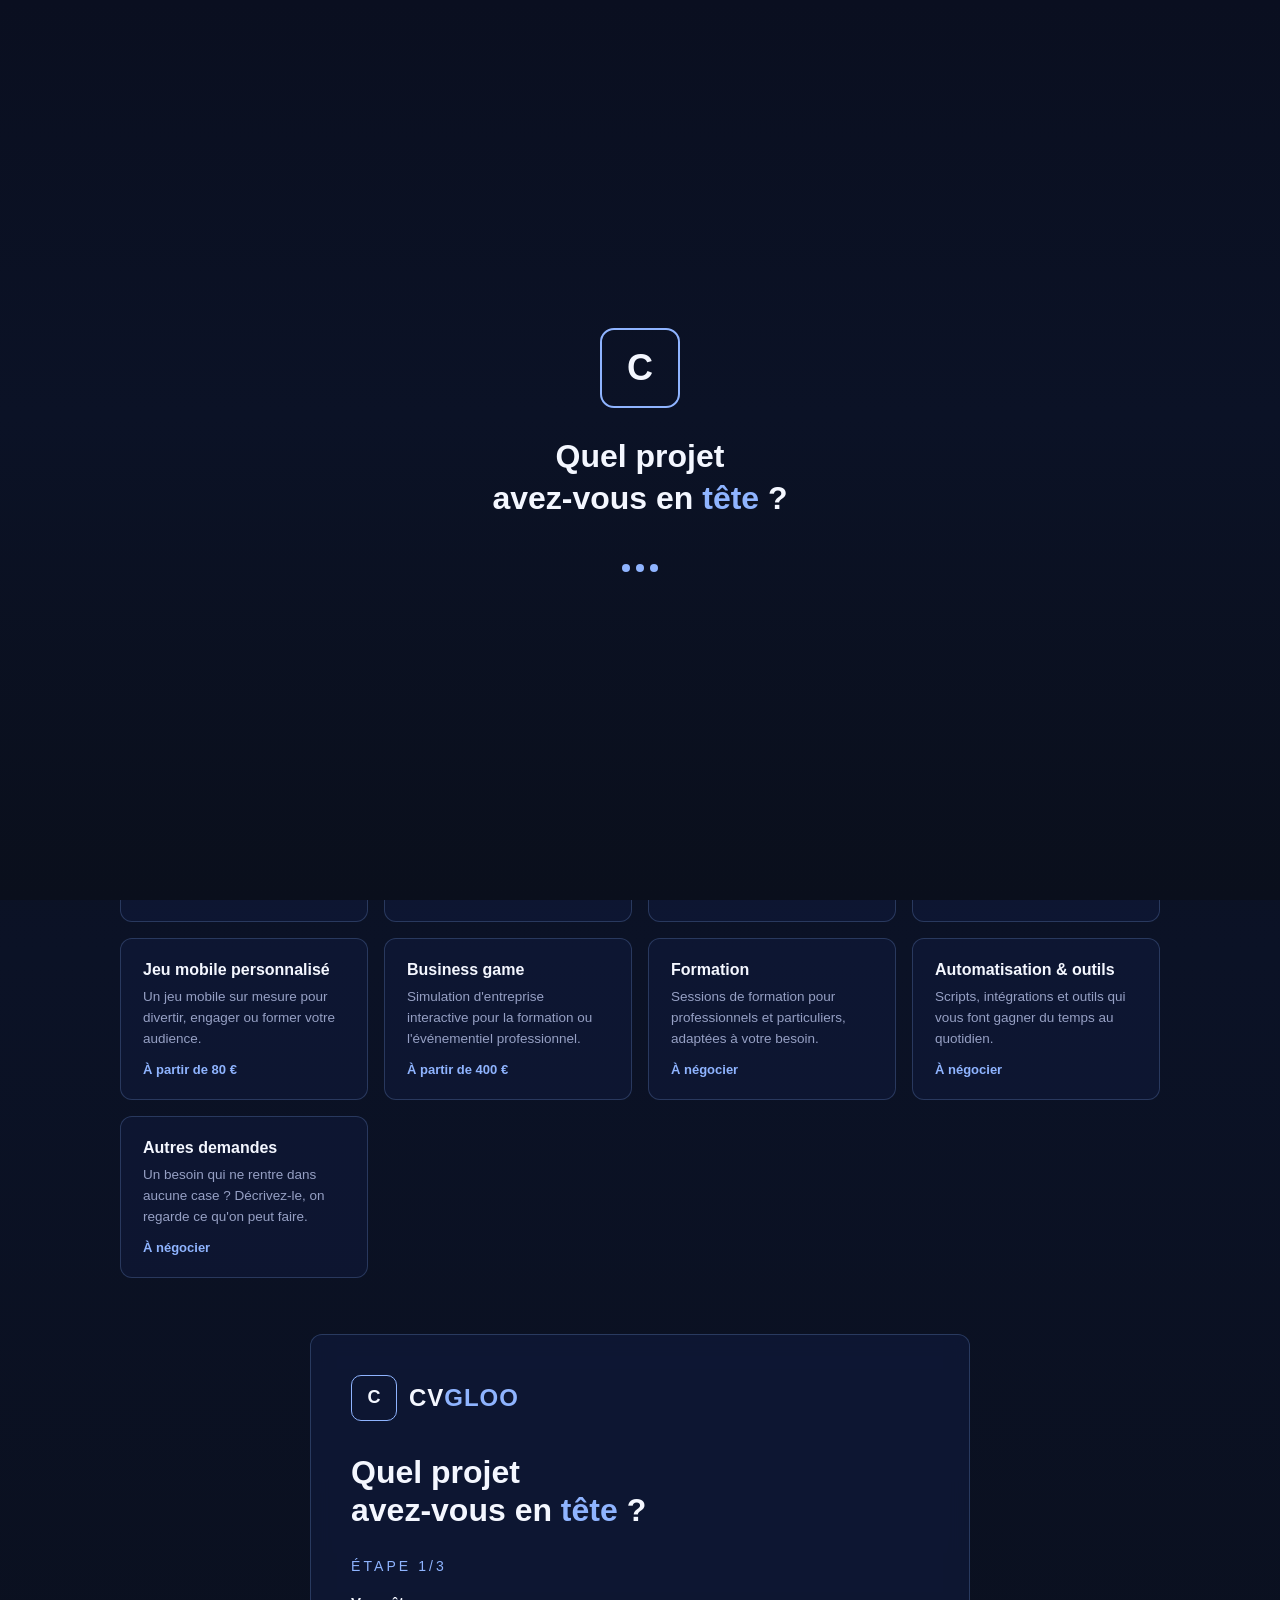
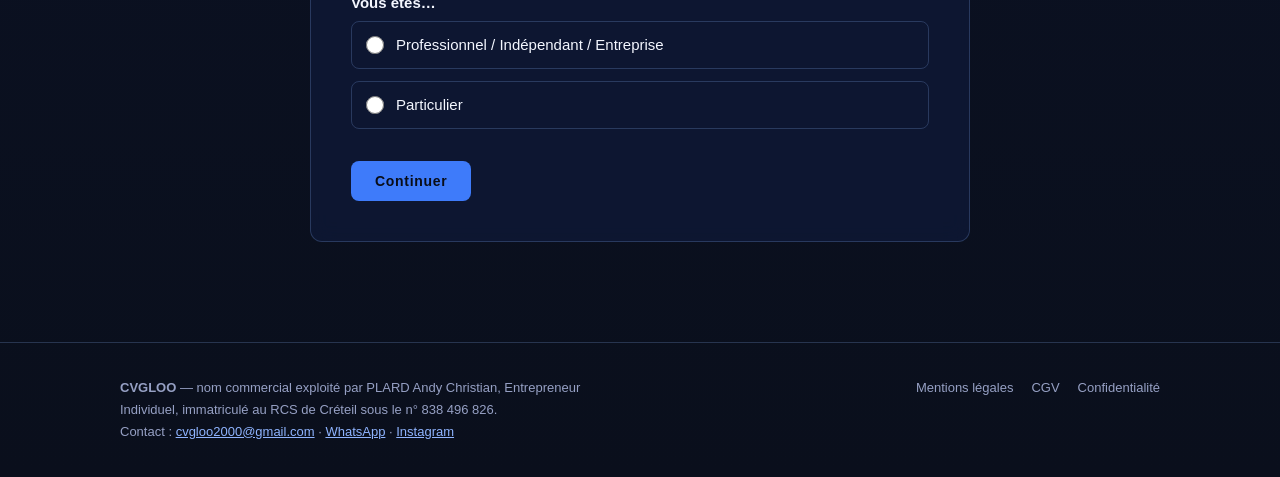
<file: index.html>
<!doctype html>
<html lang="fr">
<head>
<meta charset="utf-8">
<meta name="viewport" content="width=device-width, initial-scale=1">
<title>CVGLOO — CV, sites web, formations & outils sur mesure</title>
<meta name="description" content="CVGLOO conçoit des CV optimisés, des sites web, des modules de formation, des jeux mobiles et des outils d'automatisation sur mesure pour indépendants, entreprises et particuliers. Devis gratuit en 3 minutes.">
<meta name="robots" content="index,follow">
<link rel="canonical" href="https://rocketfuel1999.github.io/cvgloo-formulaire/">
<meta property="og:type" content="website">
<meta property="og:title" content="CVGLOO — CV, sites web, formations & outils sur mesure">
<meta property="og:description" content="Demandez votre devis gratuit : CV optimisé, site web, modules de formation, jeux mobiles, business games, automatisation.">
<meta property="og:locale" content="fr_FR">
<meta name="twitter:card" content="summary">
<link rel="icon" href="data:image/svg+xml,%3Csvg xmlns='http://www.w3.org/2000/svg' viewBox='0 0 64 64'%3E%3Crect width='64' height='64' rx='14' fill='%23101B3E'/%3E%3Ctext x='32' y='44' font-family='Segoe UI, sans-serif' font-weight='900' font-size='34' fill='%238FB4FF' text-anchor='middle'%3EC%3C/text%3E%3C/svg%3E">
<link rel="stylesheet" href="assets/style.css">
</head>
<body>

<div class="splash" id="splash">
  <div class="splash-logo">C</div>
  <div class="splash-title">Quel projet<br>avez-vous en <em>tête</em>&nbsp;?</div>
  <div class="splash-dots"><div class="dot"></div><div class="dot"></div><div class="dot"></div></div>
</div>

<header class="topbar">
  <a href="#hero" class="brand" style="text-decoration:none;color:inherit">
    <div class="mark">C</div>
    <div class="brand-name">CV<b>GLOO</b></div>
  </a>
  <nav>
    <a href="#services">Services</a>
    <a href="#devis-form">Devis</a>
    <a href="#contact">Contact</a>
    <a href="#devis-form" class="nav-cta">Demander un devis</a>
  </nav>
</header>

<section class="hero" id="hero">
  <span class="kicker">CV · Sites web · Formation · Automatisation</span>
  <h1>Des outils <em>sur mesure</em> pour avancer plus vite</h1>
  <p class="lead">CVGLOO conçoit des CV qui marquent, des sites web qui convertissent, des modules de formation et des outils d'automatisation pensés pour les indépendants, les entreprises et les particuliers. Un projet en tête ? Décrivez-le, on revient vers vous rapidement.</p>
  <div class="hero-actions">
    <a href="#devis-form" class="btn-link primary">Demander un devis gratuit</a>
    <a href="#services" class="btn-link secondary">Voir les prestations</a>
  </div>
  <div class="trust-row">
    <span><span class="dot"></span>Entreprise individuelle immatriculée RCS Créteil</span>
    <span><span class="dot"></span>Devis gratuit &amp; sans engagement</span>
    <span><span class="dot"></span>Réponse sous 48h ouvrées</span>
  </div>
</section>

<section class="section" id="services">
  <div class="section-title">Nos prestations</div>
  <h2>Un accompagnement complet, du CV à l'outil digital</h2>
  <div class="services-grid">
    <div class="service-card">
      <h3>CV optimisé</h3>
      <p>Refonte de CV ciblée pour capter l'attention des recruteurs et passer les filtres automatiques.</p>
      <div class="price">À partir de 10 €</div>
    </div>
    <div class="service-card">
      <h3>Site web</h3>
      <p>Du site vitrine une page au site avec réservation, boutique et paiement intégré.</p>
      <div class="price">De 250 € à 1 500 €</div>
    </div>
    <div class="service-card">
      <h3>Modules &amp; présentations</h3>
      <p>Supports de présentation clairs et percutants pour vos projets, pitchs ou formations.</p>
      <div class="price">À partir de 30 €</div>
    </div>
    <div class="service-card">
      <h3>Modules de révision</h3>
      <p>Contenus pédagogiques structurés pour réviser efficacement un examen ou une certification.</p>
      <div class="price">30 €</div>
    </div>
    <div class="service-card">
      <h3>Jeu mobile personnalisé</h3>
      <p>Un jeu mobile sur mesure pour divertir, engager ou former votre audience.</p>
      <div class="price">À partir de 80 €</div>
    </div>
    <div class="service-card">
      <h3>Business game</h3>
      <p>Simulation d'entreprise interactive pour la formation ou l'événementiel professionnel.</p>
      <div class="price">À partir de 400 €</div>
    </div>
    <div class="service-card">
      <h3>Formation</h3>
      <p>Sessions de formation pour professionnels et particuliers, adaptées à votre besoin.</p>
      <div class="price">À négocier</div>
    </div>
    <div class="service-card">
      <h3>Automatisation &amp; outils</h3>
      <p>Scripts, intégrations et outils qui vous font gagner du temps au quotidien.</p>
      <div class="price">À négocier</div>
    </div>
    <div class="service-card">
      <h3>Autres demandes</h3>
      <p>Un besoin qui ne rentre dans aucune case ? Décrivez-le, on regarde ce qu'on peut faire.</p>
      <div class="price">À négocier</div>
    </div>
  </div>
</section>

<section class="form-wrap" id="devis-form">
  <div class="container">

    <div class="brand">
      <div class="mark">C</div>
      <div class="brand-name">CV<b>GLOO</b></div>
    </div>

    <h1>Quel projet<br>avez-vous en <em>tête</em>&nbsp;?</h1>

    <!-- STEP 1 : Profil -->
    <div class="step active" data-step="1">
      <div class="step-title">Étape 1/3</div>

      <div class="input-group">
        <label>Vous êtes…</label>
        <div class="options">
          <div class="option">
            <input type="radio" name="profile" value="Professionnel / Indépendant / Entreprise" id="pro">
            <label for="pro">Professionnel / Indépendant / Entreprise</label>
          </div>
          <div class="option">
            <input type="radio" name="profile" value="Particulier" id="part">
            <label for="part">Particulier</label>
          </div>
        </div>
      </div>

      <div class="subfields" id="proFields">
        <div class="input-group">
          <label for="companyName">Nom de l'entreprise / Raison sociale</label>
          <input type="text" class="text-input" id="companyName" placeholder="Ex. : KL Lash Artist">
        </div>
        <div class="input-group">
          <label for="contactPro">Contact (mail, whatsapp, instagram, snapchat)</label>
          <input type="text" class="text-input" id="contactPro" placeholder="Ex. : 06 12 34 56 78 (WhatsApp) ou @votrepseudo">
        </div>
      </div>

      <div class="subfields" id="partFields">
        <div class="input-group">
          <label for="firstName">Prénom</label>
          <input type="text" class="text-input" id="firstName" placeholder="Votre prénom">
        </div>
        <div class="input-group">
          <label for="contactPart">Contact (mail, whatsapp, instagram, snapchat)</label>
          <input type="text" class="text-input" id="contactPart" placeholder="Ex. : 06 12 34 56 78 (WhatsApp) ou @votrepseudo">
        </div>
      </div>

      <div class="btn-group">
        <button class="btn-primary" id="btnStep1Continue" onclick="goStep(2)">Continuer</button>
      </div>
    </div>

    <!-- STEP 2 : Prestations -->
    <div class="step" data-step="2">
      <div class="step-title">Étape 2/3</div>

      <div class="input-group">
        <label>Prestations (plusieurs choix possibles)</label>
        <div class="options" id="prestations">
          <div class="option">
            <input type="checkbox" name="prestation" value="CV optimisé" id="p1">
            <label for="p1">CV optimisé (10 €)</label>
          </div>
          <div class="option">
            <input type="checkbox" name="prestation" value="Site web" id="p2">
            <label for="p2">Site web</label>
          </div>
          <div class="option">
            <input type="checkbox" name="prestation" value="Modules & présentations" id="p3">
            <label for="p3">Modules & présentations (à partir de 30 €)</label>
          </div>
          <div class="option">
            <input type="checkbox" name="prestation" value="Modules de révision" id="p4">
            <label for="p4">Modules de révision (30 €)</label>
          </div>
          <div class="option">
            <input type="checkbox" name="prestation" value="Jeu mobile personnalisé" id="p5">
            <label for="p5">Jeu mobile personnalisé (à partir de 80 €)</label>
          </div>
          <div class="option">
            <input type="checkbox" name="prestation" value="Business game" id="p6">
            <label for="p6">Business game (à partir de 400 €)</label>
          </div>
          <div class="option">
            <input type="checkbox" name="prestation" value="Formation" id="p9">
            <label for="p9">Formation — pros et particuliers (à négocier)</label>
          </div>
          <div class="option">
            <input type="checkbox" name="prestation" value="Automatisation & outils" id="p7">
            <label for="p7">Automatisation & outils (à négocier)</label>
          </div>
          <div class="option">
            <input type="checkbox" name="prestation" value="Autres demandes" id="p8">
            <label for="p8">Autres demandes (à négocier)</label>
          </div>
        </div>
      </div>

      <div class="subfields" id="siteWebOptions">
        <label>Formule site web</label>
        <div class="options">
          <div class="option"><input type="radio" name="formule-web" value="1 page - 250€" id="web1"><label for="web1">1 page - 250 €</label></div>
          <div class="option"><input type="radio" name="formule-web" value="Multipage - 550€" id="web2"><label for="web2">Multipage - 550 €</label></div>
          <div class="option"><input type="radio" name="formule-web" value="Avec réservation - 900€" id="web3"><label for="web3">Avec réservation - 900 €</label></div>
          <div class="option"><input type="radio" name="formule-web" value="Avec boutique - 1100€" id="web4"><label for="web4">Avec boutique - 1100 €</label></div>
          <div class="option"><input type="radio" name="formule-web" value="Paiement intégré - 1300€" id="web5"><label for="web5">Paiement intégré - 1300 €</label></div>
          <div class="option"><input type="radio" name="formule-web" value="SEO & conformité - 1500€" id="web6"><label for="web6">SEO & conformité - 1500 €</label></div>
          <div class="option"><input type="radio" name="formule-web" value="Site web particulier" id="webpart"><label for="webpart">Site web pour particulier</label></div>
        </div>
      </div>

      <div class="btn-group">
        <button class="btn-secondary" onclick="goStep(1)">Retour</button>
        <button class="btn-primary" id="btnStep2Continue" onclick="goStep(3)">Continuer</button>
      </div>
    </div>

    <!-- STEP 3 : Détails du projet -->
    <div class="step" data-step="3">
      <div class="step-title">Étape 3/3</div>

      <div class="input-group">
        <label for="contexte">Contexte, éléments souhaités, besoins précis, etc...</label>
        <textarea id="contexte" placeholder="Décrivez votre projet en détail : ce que vous cherchez, le contexte, vos attentes, et n'hésitez pas à ajouter des informations importantes..."></textarea>
      </div>

      <div class="attach-box">
        <p>Visuels, documents, captures à transmettre ?</p>
        <div class="attach-links">
          <a class="attach-link" href="mailto:cvgloo2000@gmail.com" target="_blank" rel="noopener">
            <div class="ic"><svg viewBox="0 0 24 24"><path d="M2 5.5A1.5 1.5 0 0 1 3.5 4h17A1.5 1.5 0 0 1 22 5.5v13a1.5 1.5 0 0 1-1.5 1.5h-17A1.5 1.5 0 0 1 2 18.5v-13Zm1.8.4 8.2 6.15 8.2-6.15H3.8Zm16.7 1.3-8.06 6.05a1 1 0 0 1-1.28 0L3.5 7.2v11.3h17V7.2Z"/></svg></div>
            Mail — cvgloo2000@gmail.com
          </a>
          <a class="attach-link" href="https://wa.me/33757825079" target="_blank" rel="noopener">
            <div class="ic"><svg viewBox="0 0 24 24"><path d="M12 2C6.48 2 2 6.48 2 12c0 1.85.5 3.58 1.38 5.07L2 22l5.06-1.33A9.94 9.94 0 0 0 12 22c5.52 0 10-4.48 10-10S17.52 2 12 2Zm5.2 14.2c-.22.62-1.28 1.18-1.76 1.24-.45.06-1.02.09-1.65-.1-.38-.12-.87-.28-1.5-.55-2.64-1.14-4.36-3.8-4.5-3.98-.13-.18-1.08-1.44-1.08-2.74 0-1.3.68-1.94.93-2.2.24-.27.53-.33.7-.33h.5c.16 0 .38-.02.58.45.22.53.75 1.84.82 1.97.07.14.11.3.02.48-.09.18-.14.29-.27.45-.14.16-.29.36-.41.48-.14.14-.28.29-.12.57.16.28.7 1.17 1.52 1.9 1.05.94 1.93 1.24 2.2 1.38.28.14.44.12.6-.07.16-.2.7-.82.89-1.1.18-.28.36-.23.6-.14.25.09 1.56.74 1.83.87.27.14.45.2.51.32.07.13.07.71-.16 1.33Z"/></svg></div>
            WhatsApp — 07 57 82 50 79
          </a>
          <a class="attach-link" href="https://www.instagram.com/cvgloo/" target="_blank" rel="noopener">
            <div class="ic"><svg viewBox="0 0 24 24"><path d="M12 2c2.72 0 3.06.01 4.12.06 1.06.05 1.79.22 2.43.47.66.26 1.22.6 1.77 1.15.55.55.9 1.11 1.15 1.77.25.64.42 1.37.47 2.43.05 1.06.06 1.4.06 4.12s-.01 3.06-.06 4.12c-.05 1.06-.22 1.79-.47 2.43-.26.66-.6 1.22-1.15 1.77-.55.55-1.11.9-1.77 1.15-.64.25-1.37.42-2.43.47-1.06.05-1.4.06-4.12.06s-3.06-.01-4.12-.06c-1.06-.05-1.79-.22-2.43-.47-.66-.26-1.22-.6-1.77-1.15-.55-.55-.9-1.11-1.15-1.77-.25-.64-.42-1.37-.47-2.43C2.01 15.06 2 14.72 2 12s.01-3.06.06-4.12c.05-1.06.22-1.79.47-2.43.26-.66.6-1.22 1.15-1.77.55-.55 1.11-.9 1.77-1.15.64-.25 1.37-.42 2.43-.47C8.94 2.01 9.28 2 12 2Zm0 5a5 5 0 1 0 0 10 5 5 0 0 0 0-10Zm0 8.2a3.2 3.2 0 1 1 0-6.4 3.2 3.2 0 0 1 0 6.4Zm5.2-8.4a1.17 1.17 0 1 1 0-2.34 1.17 1.17 0 0 1 0 2.34Z"/></svg></div>
            Instagram — @cvgloo
          </a>
          <a class="attach-link" href="https://www.snapchat.com/add/cvgloo" target="_blank" rel="noopener">
            <div class="ic"><svg viewBox="0 0 24 24"><path d="M12 2c3.5 0 5.6 2.5 5.7 5.4l.1 2.6c0 .2.1.3.4.5.3.2 1.1.5 1.5.6.3.1.7.3.7.7 0 .3-.2.5-.5.7-.5.3-1.2.5-1.5.7-.1.1-.2.2-.1.4.1.6.4 1.1.9 1.5.6.5 1.4.7 1.9.8.3.1.5.3.4.6-.1.5-1 .8-2.3 1-.1.2-.1.5-.2.8-.1.3-.3.4-.6.4h-.1c-.4 0-.9-.1-1.5-.1-.6 0-1 .2-1.6.6-.7.5-1.5 1.1-2.9 1.1s-2.2-.6-2.9-1.1c-.6-.4-1-.6-1.6-.6-.6 0-1.1.1-1.5.1h-.1c-.3 0-.5-.1-.6-.4-.1-.3-.1-.6-.2-.8-1.3-.2-2.2-.5-2.3-1-.1-.3.1-.5.4-.6.5-.1 1.3-.3 1.9-.8.5-.4.8-.9.9-1.5.1-.2 0-.3-.1-.4-.3-.2-1-.4-1.5-.7-.3-.2-.5-.4-.5-.7 0-.4.4-.6.7-.7.4-.1 1.2-.4 1.5-.6.3-.2.4-.3.4-.5l.1-2.6C6.4 4.5 8.5 2 12 2Z"/></svg></div>
            Snapchat — @cvgloo
          </a>
        </div>
      </div>

      <div class="input-group">
        <label for="filelink">Drive, Dropbox, WeTransfer… : lien (facultatif)</label>
        <textarea id="filelink" placeholder="Collez ici le lien vers vos visuels ou documents, si vous préférez cette option." style="min-height:70px"></textarea>
      </div>

      <label class="consent">
        <input type="checkbox" id="consent">
        <span>J'accepte que CVGLOO utilise les informations transmises pour traiter ma demande de devis et me recontacter. Voir notre <a href="confidentialite.html" target="_blank" rel="noopener">politique de confidentialité</a>.</span>
      </label>

      <div class="btn-group">
        <button class="btn-secondary" onclick="goStep(2)">Retour</button>
        <button class="btn-primary" onclick="showRecap()">Voir le récapitulatif</button>
      </div>
    </div>

    <!-- STEP 4 : Récapitulatif -->
    <div class="step" data-step="4">
      <div class="step-title">Récapitulatif</div>
      <div id="recapContent"></div>

      <div class="send-panel" id="sendPanel">
        <p>Comment souhaitez-vous transmettre votre demande ?</p>
        <div class="attach-links">
          <a class="attach-link" onclick="sendVia('mail')">
            <div class="ic"><svg viewBox="0 0 24 24"><path d="M2 5.5A1.5 1.5 0 0 1 3.5 4h17A1.5 1.5 0 0 1 22 5.5v13a1.5 1.5 0 0 1-1.5 1.5h-17A1.5 1.5 0 0 1 2 18.5v-13Zm1.8.4 8.2 6.15 8.2-6.15H3.8Zm16.7 1.3-8.06 6.05a1 1 0 0 1-1.28 0L3.5 7.2v11.3h17V7.2Z"/></svg></div>
            Mail
          </a>
          <a class="attach-link" onclick="sendVia('whatsapp')">
            <div class="ic"><svg viewBox="0 0 24 24"><path d="M12 2C6.48 2 2 6.48 2 12c0 1.85.5 3.58 1.38 5.07L2 22l5.06-1.33A9.94 9.94 0 0 0 12 22c5.52 0 10-4.48 10-10S17.52 2 12 2Zm5.2 14.2c-.22.62-1.28 1.18-1.76 1.24-.45.06-1.02.09-1.65-.1-.38-.12-.87-.28-1.5-.55-2.64-1.14-4.36-3.8-4.5-3.98-.13-.18-1.08-1.44-1.08-2.74 0-1.3.68-1.94.93-2.2.24-.27.53-.33.7-.33h.5c.16 0 .38-.02.58.45.22.53.75 1.84.82 1.97.07.14.11.3.02.48-.09.18-.14.29-.27.45-.14.16-.29.36-.41.48-.14.14-.28.29-.12.57.16.28.7 1.17 1.52 1.9 1.05.94 1.93 1.24 2.2 1.38.28.14.44.12.6-.07.16-.2.7-.82.89-1.1.18-.28.36-.23.6-.14.25.09 1.56.74 1.83.87.27.14.45.2.51.32.07.13.07.71-.16 1.33Z"/></svg></div>
            WhatsApp
          </a>
          <a class="attach-link" onclick="sendVia('instagram')">
            <div class="ic"><svg viewBox="0 0 24 24"><path d="M12 2c2.72 0 3.06.01 4.12.06 1.06.05 1.79.22 2.43.47.66.26 1.22.6 1.77 1.15.55.55.9 1.11 1.15 1.77.25.64.42 1.37.47 2.43.05 1.06.06 1.4.06 4.12s-.01 3.06-.06 4.12c-.05 1.06-.22 1.79-.47 2.43-.26.66-.6 1.22-1.15 1.77-.55.55-1.11.9-1.77 1.15-.64.25-1.37.42-2.43.47-1.06.05-1.4.06-4.12.06s-3.06-.01-4.12-.06c-1.06-.05-1.79-.22-2.43-.47-.66-.26-1.22-.6-1.77-1.15-.55-.55-.9-1.11-1.15-1.77-.25-.64-.42-1.37-.47-2.43C2.01 15.06 2 14.72 2 12s.01-3.06.06-4.12c.05-1.06.22-1.79.47-2.43.26-.66.6-1.22 1.15-1.77.55-.55 1.11-.9 1.77-1.15.64-.25 1.37-.42 2.43-.47C8.94 2.01 9.28 2 12 2Zm0 5a5 5 0 1 0 0 10 5 5 0 0 0 0-10Zm0 8.2a3.2 3.2 0 1 1 0-6.4 3.2 3.2 0 0 1 0 6.4Zm5.2-8.4a1.17 1.17 0 1 1 0-2.34 1.17 1.17 0 0 1 0 2.34Z"/></svg></div>
            Instagram
          </a>
          <a class="attach-link" onclick="sendVia('snapchat')">
            <div class="ic"><svg viewBox="0 0 24 24"><path d="M12 2c3.5 0 5.6 2.5 5.7 5.4l.1 2.6c0 .2.1.3.4.5.3.2 1.1.5 1.5.6.3.1.7.3.7.7 0 .3-.2.5-.5.7-.5.3-1.2.5-1.5.7-.1.1-.2.2-.1.4.1.6.4 1.1.9 1.5.6.5 1.4.7 1.9.8.3.1.5.3.4.6-.1.5-1 .8-2.3 1-.1.2-.1.5-.2.8-.1.3-.3.4-.6.4h-.1c-.4 0-.9-.1-1.5-.1-.6 0-1 .2-1.6.6-.7.5-1.5 1.1-2.9 1.1s-2.2-.6-2.9-1.1c-.6-.4-1-.6-1.6-.6-.6 0-1.1.1-1.5.1h-.1c-.3 0-.5-.1-.6-.4-.1-.3-.1-.6-.2-.8-1.3-.2-2.2-.5-2.3-1-.1-.3.1-.5.4-.6.5-.1 1.3-.3 1.9-.8.5-.4.8-.9.9-1.5.1-.2 0-.3-.1-.4-.3-.2-1-.4-1.5-.7-.3-.2-.5-.4-.5-.7 0-.4.4-.6.7-.7.4-.1 1.2-.4 1.5-.6.3-.2.4-.3.4-.5l.1-2.6C6.4 4.5 8.5 2 12 2Z"/></svg></div>
            Snapchat
          </a>
        </div>
      </div>

      <div class="btn-group">
        <button class="btn-secondary" onclick="goStep(3)">Retour</button>
        <button class="btn-primary" onclick="toggleSendPanel()">Envoyer</button>
      </div>
    </div>

  </div>
</section>

<footer class="site-footer" id="contact">
  <div class="footer-inner">
    <div class="legal-id">
      <strong>CVGLOO</strong> — nom commercial exploité par PLARD Andy Christian, Entrepreneur Individuel, immatriculé au RCS de Créteil sous le n° 838 496 826.<br>
      Contact : <a href="mailto:cvgloo2000@gmail.com">cvgloo2000@gmail.com</a> · <a href="https://wa.me/33757825079" target="_blank" rel="noopener">WhatsApp</a> · <a href="https://www.instagram.com/cvgloo/" target="_blank" rel="noopener">Instagram</a>
    </div>
    <div class="footer-links">
      <a href="mentions-legales.html">Mentions légales</a>
      <a href="cgv.html">CGV</a>
      <a href="confidentialite.html">Confidentialité</a>
    </div>
  </div>
</footer>

<script src="assets/main.js"></script>
</body>
</html>
</file>
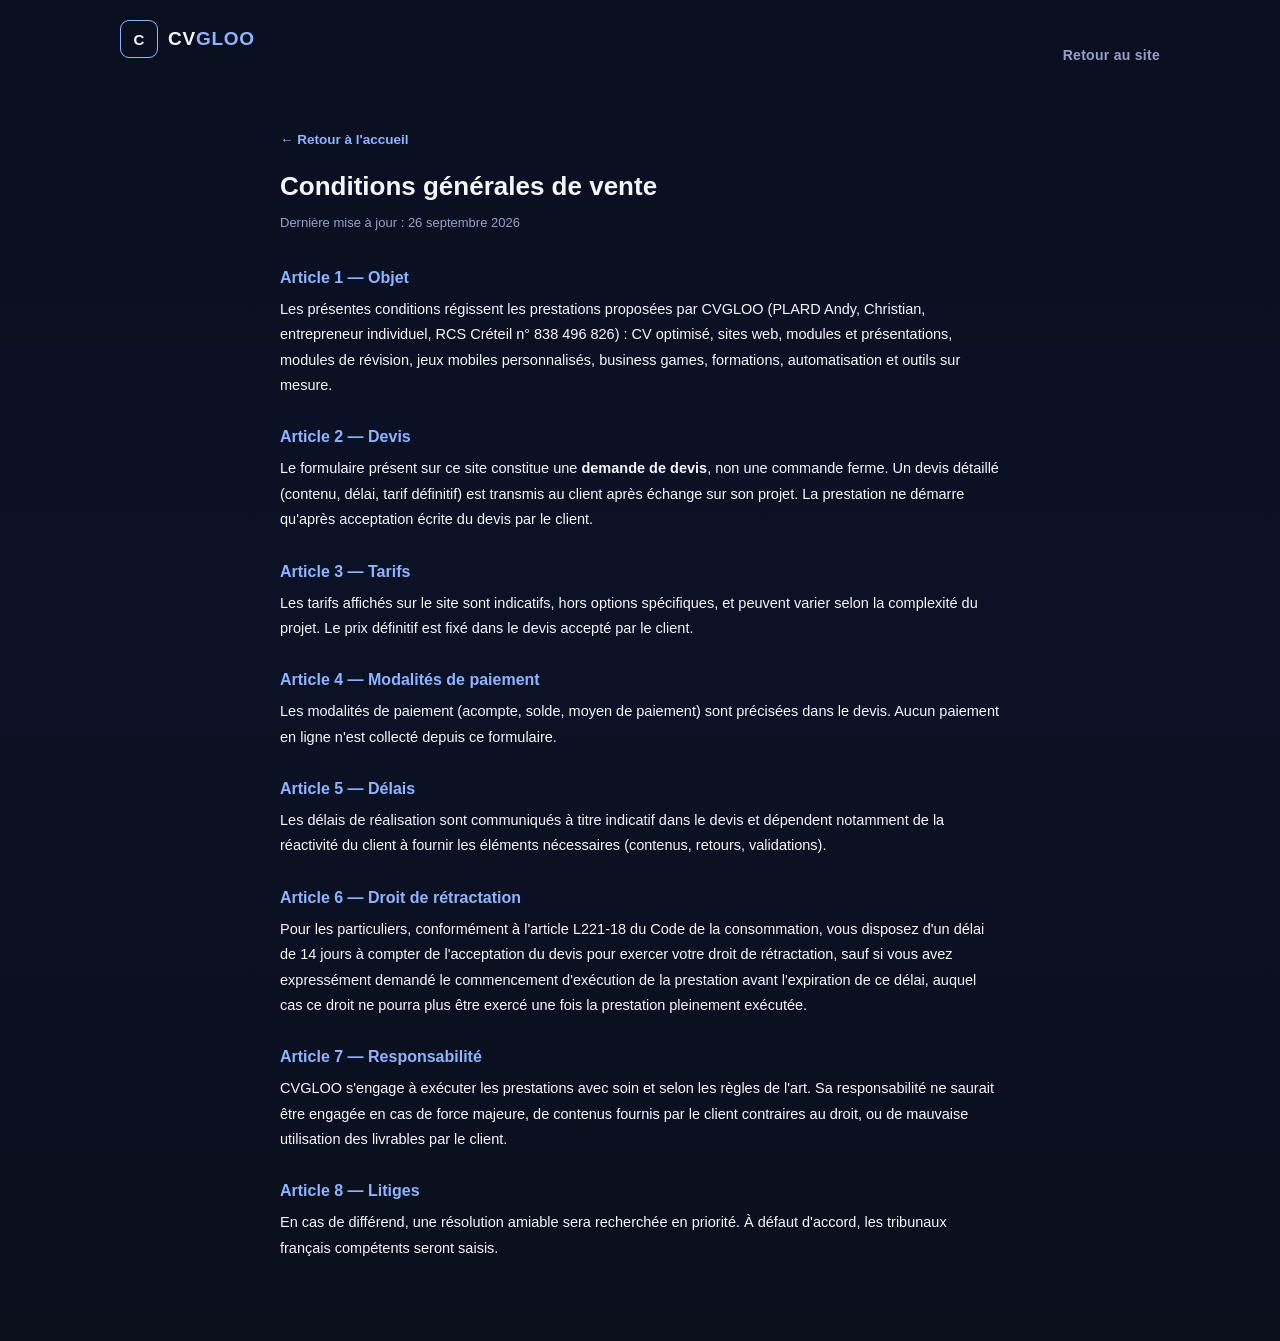
<file: cgv.html>
<!doctype html>
<html lang="fr">
<head>
<meta charset="utf-8">
<meta name="viewport" content="width=device-width, initial-scale=1">
<title>Conditions générales de vente — CVGLOO</title>
<meta name="robots" content="index,follow">
<link rel="icon" href="data:image/svg+xml,%3Csvg xmlns='http://www.w3.org/2000/svg' viewBox='0 0 64 64'%3E%3Crect width='64' height='64' rx='14' fill='%23101B3E'/%3E%3Ctext x='32' y='44' font-family='Segoe UI, sans-serif' font-weight='900' font-size='34' fill='%238FB4FF' text-anchor='middle'%3EC%3C/text%3E%3C/svg%3E">
<link rel="stylesheet" href="assets/style.css">
</head>
<body>
<header class="topbar">
  <a href="index.html" class="brand" style="text-decoration:none;color:inherit">
    <div class="mark">C</div>
    <div class="brand-name">CV<b>GLOO</b></div>
  </a>
  <nav><a href="index.html">Retour au site</a></nav>
</header>

<div class="legal-wrap">
  <a class="back-link" href="index.html">&larr; Retour à l'accueil</a>
  <h1>Conditions générales de vente</h1>
  <p class="updated">Dernière mise à jour : 26 septembre 2026</p>

  <h2>Article 1 — Objet</h2>
  <p>Les présentes conditions régissent les prestations proposées par CVGLOO (PLARD Andy, Christian, entrepreneur individuel, RCS Créteil n° 838 496 826) : CV optimisé, sites web, modules et présentations, modules de révision, jeux mobiles personnalisés, business games, formations, automatisation et outils sur mesure.</p>

  <h2>Article 2 — Devis</h2>
  <p>Le formulaire présent sur ce site constitue une <strong>demande de devis</strong>, non une commande ferme. Un devis détaillé (contenu, délai, tarif définitif) est transmis au client après échange sur son projet. La prestation ne démarre qu'après acceptation écrite du devis par le client.</p>

  <h2>Article 3 — Tarifs</h2>
  <p>Les tarifs affichés sur le site sont indicatifs, hors options spécifiques, et peuvent varier selon la complexité du projet. Le prix définitif est fixé dans le devis accepté par le client.</p>

  <h2>Article 4 — Modalités de paiement</h2>
  <p>Les modalités de paiement (acompte, solde, moyen de paiement) sont précisées dans le devis. Aucun paiement en ligne n'est collecté depuis ce formulaire.</p>

  <h2>Article 5 — Délais</h2>
  <p>Les délais de réalisation sont communiqués à titre indicatif dans le devis et dépendent notamment de la réactivité du client à fournir les éléments nécessaires (contenus, retours, validations).</p>

  <h2>Article 6 — Droit de rétractation</h2>
  <p>Pour les particuliers, conformément à l'article L221-18 du Code de la consommation, vous disposez d'un délai de 14 jours à compter de l'acceptation du devis pour exercer votre droit de rétractation, sauf si vous avez expressément demandé le commencement d'exécution de la prestation avant l'expiration de ce délai, auquel cas ce droit ne pourra plus être exercé une fois la prestation pleinement exécutée.</p>

  <h2>Article 7 — Responsabilité</h2>
  <p>CVGLOO s'engage à exécuter les prestations avec soin et selon les règles de l'art. Sa responsabilité ne saurait être engagée en cas de force majeure, de contenus fournis par le client contraires au droit, ou de mauvaise utilisation des livrables par le client.</p>

  <h2>Article 8 — Litiges</h2>
  <p>En cas de différend, une résolution amiable sera recherchée en priorité. À défaut d'accord, les tribunaux français compétents seront saisis.</p>
</div>
</body>
</html>
</file>
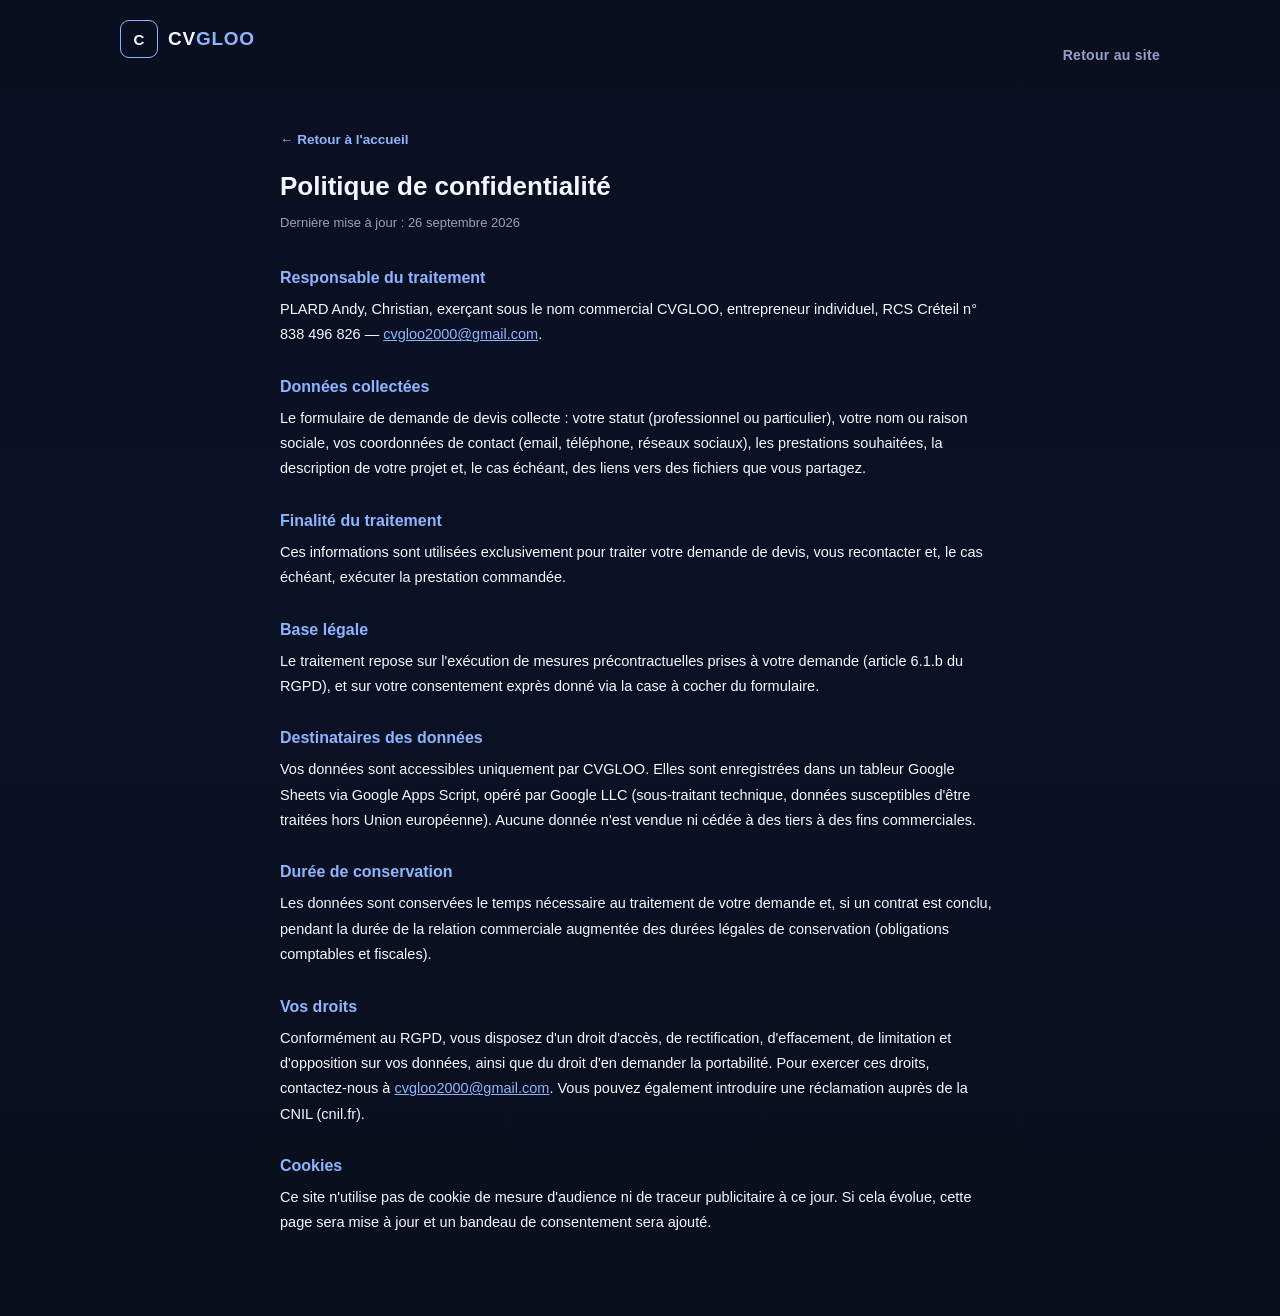
<file: confidentialite.html>
<!doctype html>
<html lang="fr">
<head>
<meta charset="utf-8">
<meta name="viewport" content="width=device-width, initial-scale=1">
<title>Politique de confidentialité — CVGLOO</title>
<meta name="robots" content="index,follow">
<link rel="icon" href="data:image/svg+xml,%3Csvg xmlns='http://www.w3.org/2000/svg' viewBox='0 0 64 64'%3E%3Crect width='64' height='64' rx='14' fill='%23101B3E'/%3E%3Ctext x='32' y='44' font-family='Segoe UI, sans-serif' font-weight='900' font-size='34' fill='%238FB4FF' text-anchor='middle'%3EC%3C/text%3E%3C/svg%3E">
<link rel="stylesheet" href="assets/style.css">
</head>
<body>
<header class="topbar">
  <a href="index.html" class="brand" style="text-decoration:none;color:inherit">
    <div class="mark">C</div>
    <div class="brand-name">CV<b>GLOO</b></div>
  </a>
  <nav><a href="index.html">Retour au site</a></nav>
</header>

<div class="legal-wrap">
  <a class="back-link" href="index.html">&larr; Retour à l'accueil</a>
  <h1>Politique de confidentialité</h1>
  <p class="updated">Dernière mise à jour : 26 septembre 2026</p>

  <h2>Responsable du traitement</h2>
  <p>PLARD Andy, Christian, exerçant sous le nom commercial CVGLOO, entrepreneur individuel, RCS Créteil n° 838 496 826 — <a href="mailto:cvgloo2000@gmail.com">cvgloo2000@gmail.com</a>.</p>

  <h2>Données collectées</h2>
  <p>Le formulaire de demande de devis collecte : votre statut (professionnel ou particulier), votre nom ou raison sociale, vos coordonnées de contact (email, téléphone, réseaux sociaux), les prestations souhaitées, la description de votre projet et, le cas échéant, des liens vers des fichiers que vous partagez.</p>

  <h2>Finalité du traitement</h2>
  <p>Ces informations sont utilisées exclusivement pour traiter votre demande de devis, vous recontacter et, le cas échéant, exécuter la prestation commandée.</p>

  <h2>Base légale</h2>
  <p>Le traitement repose sur l'exécution de mesures précontractuelles prises à votre demande (article 6.1.b du RGPD), et sur votre consentement exprès donné via la case à cocher du formulaire.</p>

  <h2>Destinataires des données</h2>
  <p>Vos données sont accessibles uniquement par CVGLOO. Elles sont enregistrées dans un tableur Google Sheets via Google Apps Script, opéré par Google LLC (sous-traitant technique, données susceptibles d'être traitées hors Union européenne). Aucune donnée n'est vendue ni cédée à des tiers à des fins commerciales.</p>

  <h2>Durée de conservation</h2>
  <p>Les données sont conservées le temps nécessaire au traitement de votre demande et, si un contrat est conclu, pendant la durée de la relation commerciale augmentée des durées légales de conservation (obligations comptables et fiscales).</p>

  <h2>Vos droits</h2>
  <p>Conformément au RGPD, vous disposez d'un droit d'accès, de rectification, d'effacement, de limitation et d'opposition sur vos données, ainsi que du droit d'en demander la portabilité. Pour exercer ces droits, contactez-nous à <a href="mailto:cvgloo2000@gmail.com">cvgloo2000@gmail.com</a>. Vous pouvez également introduire une réclamation auprès de la CNIL (cnil.fr).</p>

  <h2>Cookies</h2>
  <p>Ce site n'utilise pas de cookie de mesure d'audience ni de traceur publicitaire à ce jour. Si cela évolue, cette page sera mise à jour et un bandeau de consentement sera ajouté.</p>
</div>
</body>
</html>
</file>
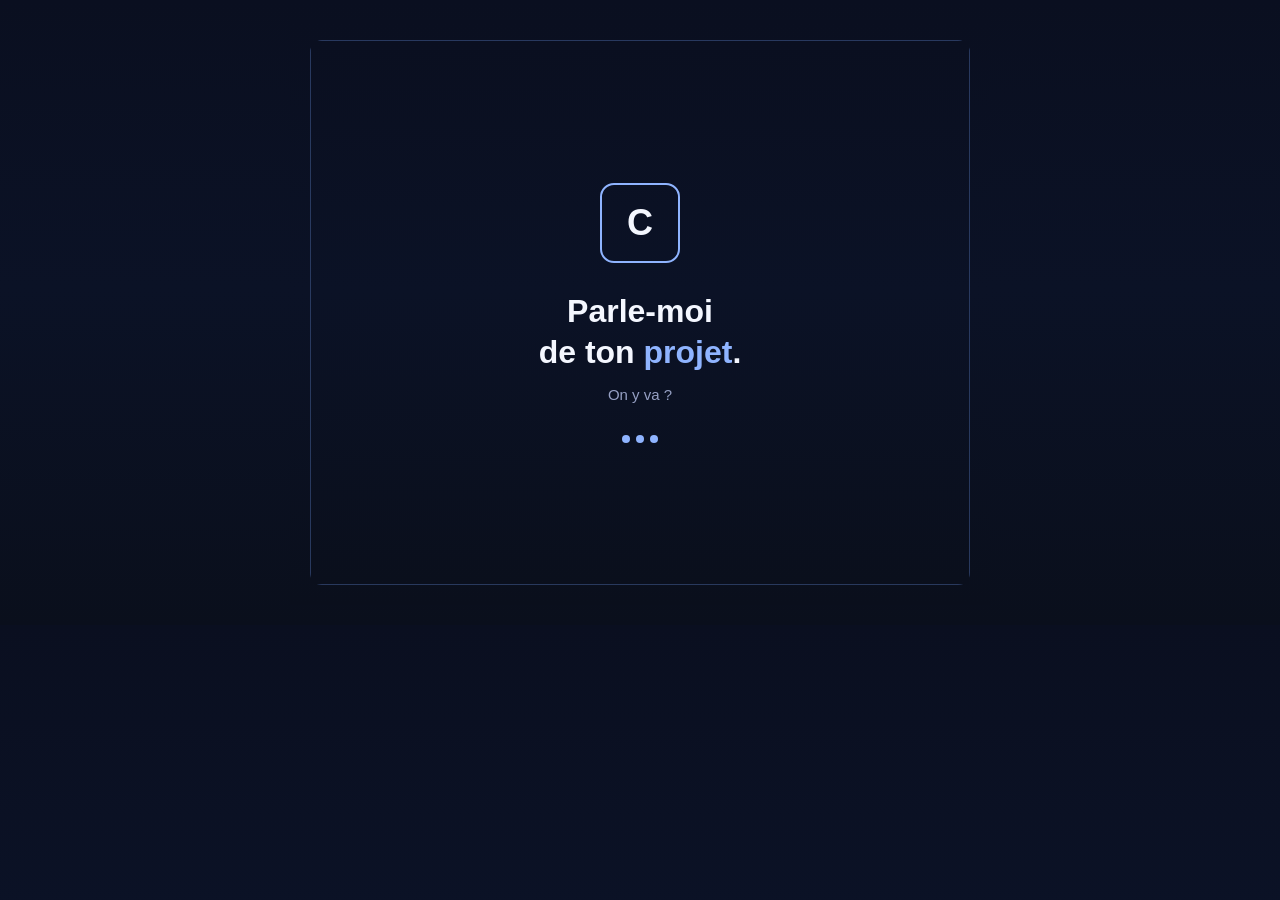
<file: formulaire_1.html>
<!doctype html>
<html lang="fr">
<head>
<meta charset="utf-8">
<meta name="viewport" content="width=device-width, initial-scale=1">
<title>CVGLOO — Demande de devis</title>
<style>
:root{--noir:#090D18;--navy:#101B3E;--bleu:#3E7BFA;--bleu-clair:#8FB4FF;--blanc:#F4F7FF;--gris:#96A0C4;--taupe:#6E6357;--ligne:rgba(143,180,255,.22)}
*{box-sizing:border-box;margin:0;padding:0}
html,body{background:linear-gradient(180deg,#0A0F20 0%,#0B1226 46%,#0A0F1C 100%);color:var(--blanc);font-family:'Segoe UI','Helvetica',sans-serif;padding:20px}
body{max-width:700px;margin:0 auto}
.container{background:rgba(16,27,62,.6);border:1px solid var(--ligne);border-radius:12px;padding:40px;backdrop-filter:blur(10px)}
.brand{display:flex;align-items:center;gap:12px;margin-bottom:32px}
.mark{width:46px;height:46px;border:1.2px solid var(--bleu-clair);border-radius:10px;display:flex;align-items:center;justify-content:center;font-weight:900;font-size:18px;color:var(--blanc)}
.brand-name{font-weight:700;font-size:24px;letter-spacing:.04em}
.brand-name b{color:var(--bleu-clair)}
h1{font-size:32px;font-weight:900;margin-bottom:12px;line-height:1.2}
h1 em{font-style:normal;color:var(--bleu-clair)}
.step-title{font-size:14px;letter-spacing:.22em;text-transform:uppercase;color:var(--bleu-clair);margin-bottom:20px}
.subtitle{color:var(--gris);font-size:16px;line-height:1.6;margin-bottom:28px}
.step{display:none}
.step.active{display:block}
.input-group{margin-bottom:24px}
label{display:block;font-weight:600;font-size:15px;margin-bottom:10px;color:var(--blanc)}
.options{display:grid;gap:12px}
.option{display:flex;align-items:center;gap:12px;padding:14px;border:1px solid var(--ligne);border-radius:8px;cursor:pointer;transition:all .2s}
.option:hover{border-color:var(--bleu-clair);background:rgba(62,123,250,.08)}
.option input[type="radio"],.option input[type="checkbox"]{cursor:pointer;accent-color:var(--bleu-clair);width:18px;height:18px}
.option label{margin:0;cursor:pointer;flex:1;font-weight:400;font-size:15px}
textarea{width:100%;min-height:140px;padding:14px;border:1px solid var(--ligne);border-radius:8px;background:rgba(255,255,255,.04);color:var(--blanc);font-family:inherit;font-size:14px;resize:vertical}
textarea::placeholder{color:var(--gris)}
textarea:focus{outline:none;border-color:var(--bleu-clair);background:rgba(62,123,250,.08)}
.btn-group{display:flex;gap:12px;margin-top:32px}
button{padding:12px 24px;border:none;border-radius:8px;font-weight:600;font-size:14px;cursor:pointer;transition:all .2s;letter-spacing:.05em}
.btn-primary{background:var(--bleu);color:var(--noir)}
.btn-primary:hover{background:var(--bleu-clair)}
.btn-secondary{border:1px solid var(--ligne);background:transparent;color:var(--blanc)}
.btn-secondary:hover{border-color:var(--bleu-clair);background:rgba(62,123,250,.08)}
.result-box{background:rgba(62,123,250,.12);border:1px solid var(--bleu-clair);border-radius:8px;padding:20px;margin-top:24px;display:none}
.result-box.active{display:block}
.result-box pre{background:rgba(0,0,0,.3);padding:14px;border-radius:6px;overflow-x:auto;font-size:13px;line-height:1.5}
.splash{position:fixed;inset:0;background:linear-gradient(180deg,#0A0F20 0%,#0B1226 46%,#0A0F1C 100%);display:flex;flex-direction:column;align-items:center;justify-content:center;z-index:999;opacity:1;transition:opacity .6s ease-out .8s}
.splash.hidden{opacity:0;pointer-events:none}
.splash-logo{width:80px;height:80px;border:2px solid var(--bleu-clair);border-radius:14px;display:flex;align-items:center;justify-content:center;font-weight:900;font-size:36px;color:var(--blanc);margin-bottom:28px;animation:logoScale .8s cubic-bezier(.34,1.56,.64,1) forwards}
@keyframes logoScale{from{transform:scale(0);opacity:0}to{transform:scale(1);opacity:1}}
.splash-title{font-size:32px;font-weight:900;text-align:center;line-height:1.3;margin-bottom:12px;animation:titleFade .8s ease-out .2s forwards;opacity:0}
.splash-title em{color:var(--bleu-clair);font-style:normal}
.splash-subtitle{font-size:15px;color:var(--gris);text-align:center;animation:subtitleFade .8s ease-out .4s forwards;opacity:0}
@keyframes titleFade{to{opacity:1}}
@keyframes subtitleFade{to{opacity:1}}
.splash-dots{margin-top:32px;display:flex;gap:6px;animation:dotsAppear .8s ease-out .6s forwards;opacity:0}
.dot{width:8px;height:8px;border-radius:50%;background:var(--bleu-clair);animation:dotPulse 1.2s ease-in-out infinite}
.dot:nth-child(2){animation-delay:.2s}
.dot:nth-child(3){animation-delay:.4s}
@keyframes dotPulse{0%,100%{opacity:.3;transform:scale(1)}50%{opacity:1;transform:scale(1.2)}}
@keyframes dotsAppear{to{opacity:1}}
.attach-box{background:rgba(62,123,250,.08);border:1px solid var(--ligne);border-radius:10px;padding:20px;margin-bottom:24px}
.attach-box p{color:var(--gris);font-size:14px;line-height:1.6;margin-bottom:16px}
.attach-links{display:flex;flex-direction:column;gap:10px}
.attach-link{display:flex;align-items:center;gap:12px;padding:12px 14px;border:1px solid var(--ligne);border-radius:8px;text-decoration:none;color:var(--blanc);font-size:14px;font-weight:600;transition:all .2s}
.attach-link:hover{border-color:var(--bleu-clair);background:rgba(62,123,250,.12)}
.attach-link .ic{width:32px;height:32px;border-radius:50%;background:var(--bleu);display:flex;align-items:center;justify-content:center;flex:none}
.attach-link .ic svg{width:16px;height:16px;fill:var(--noir)}
</style>
</head>
<body>

<div class="container">
  <div class="splash" id="splash">
    <div class="splash-logo">C</div>
    <div class="splash-title">Parle-moi<br>de ton <em>projet</em>.</div>
    <div class="splash-subtitle">On y va ?</div>
    <div class="splash-dots">
      <div class="dot"></div>
      <div class="dot"></div>
      <div class="dot"></div>
    </div>
  </div>

  <div class="brand">
    <div class="mark">C</div>
    <div class="brand-name">CV<b>GLOO</b></div>
  </div>
  
  <h1>Parle-moi<br>de ton <em>projet</em>.</h1>

  <!-- STEP 1 : Professionnel ou particulier -->
  <div class="step active" data-step="1">
    <div class="step-title">Étape 1/3</div>
    <div class="subtitle">Commençons par le début.</div>
    
    <div class="input-group">
      <label>Tu es…</label>
      <div class="options">
        <div class="option">
          <input type="radio" name="profile" value="professionnel" id="pro">
          <label for="pro">Professionnel / Indépendant / Entreprise</label>
        </div>
        <div class="option">
          <input type="radio" name="profile" value="particulier" id="part">
          <label for="part">Particulier</label>
        </div>
      </div>
    </div>

    <div class="btn-group">
      <button class="btn-primary" onclick="goStep(2)">Continuer</button>
    </div>
  </div>

  <!-- STEP 2 : Type de prestation -->
  <div class="step" data-step="2">
    <div class="step-title">Étape 2/3</div>
    <div class="subtitle">Qu'est-ce que tu cherches ?</div>
    
    <div class="input-group">
      <label>Prestation</label>
      <div class="options" id="prestations">
        <div class="option">
          <input type="radio" name="prestation" value="CV optimisé" id="p1">
          <label for="p1">CV optimisé (10 €)</label>
        </div>
        <div class="option">
          <input type="radio" name="prestation" value="Site web" id="p2">
          <label for="p2">Site web</label>
        </div>
        <div class="option">
          <input type="radio" name="prestation" value="Modules & présentations" id="p3">
          <label for="p3">Modules & présentations (à partir de 30 €)</label>
        </div>
        <div class="option">
          <input type="radio" name="prestation" value="Modules de révision" id="p4">
          <label for="p4">Modules de révision (30 €)</label>
        </div>
        <div class="option">
          <input type="radio" name="prestation" value="Jeu mobile personnalisé" id="p5">
          <label for="p5">Jeu mobile personnalisé (à partir de 80 €)</label>
        </div>
        <div class="option">
          <input type="radio" name="prestation" value="Business game" id="p6">
          <label for="p6">Business game (à partir de 400 €)</label>
        </div>
        <div class="option">
          <input type="radio" name="prestation" value="Automatisation & outils" id="p7">
          <label for="p7">Automatisation & outils (à négocier)</label>
        </div>
        <div class="option">
          <input type="radio" name="prestation" value="Autres demandes" id="p8">
          <label for="p8">Autres demandes (à négocier)</label>
        </div>
      </div>
    </div>

    <!-- Sous-options Site Web -->
    <div id="siteWebOptions" style="display:none;margin-top:20px">
      <label>Formule</label>
      <div class="options">
        <div class="option">
          <input type="radio" name="formule-web" value="1 page - 250€" id="web1">
          <label for="web1">1 page - 250 €</label>
        </div>
        <div class="option">
          <input type="radio" name="formule-web" value="Multipage - 550€" id="web2">
          <label for="web2">Multipage - 550 €</label>
        </div>
        <div class="option">
          <input type="radio" name="formule-web" value="Avec réservation - 900€" id="web3">
          <label for="web3">Avec réservation - 900 €</label>
        </div>
        <div class="option">
          <input type="radio" name="formule-web" value="Avec boutique - 1100€" id="web4">
          <label for="web4">Avec boutique - 1100 €</label>
        </div>
        <div class="option">
          <input type="radio" name="formule-web" value="Paiement intégré - 1300€" id="web5">
          <label for="web5">Paiement intégré - 1300 €</label>
        </div>
        <div class="option">
          <input type="radio" name="formule-web" value="SEO & conformité - 1500€" id="web6">
          <label for="web6">SEO & conformité - 1500 €</label>
        </div>
        <div class="option">
          <input type="radio" name="formule-web" value="Site web particulier" id="webpart">
          <label for="webpart">Site web pour particulier</label>
        </div>
      </div>
    </div>

    <div class="btn-group">
      <button class="btn-secondary" onclick="goStep(1)">Retour</button>
      <button class="btn-primary" onclick="goStep(3)">Continuer</button>
    </div>
  </div>

  <!-- STEP 3 : Détails du projet -->
  <div class="step" data-step="3">
    <div class="step-title">Étape 3/3</div>
    <div class="subtitle">Raconte-moi ton projet.</div>
    
    <div class="input-group">
      <label for="contexte">Contexte, éléments souhaités, besoins précis, pièces jointes, etc.</label>
      <textarea id="contexte" placeholder="Décris ton projet en détail : ce que tu cherches, le contexte, tes attentes, et n'hésite pas à ajouter des informations importantes..."></textarea>
    </div>

    <div class="attach-box">
      <p><strong>As-tu des visuels, documents ou captures à transmettre ?</strong><br>
      Ce formulaire ne permet pas l'envoi de fichiers — transmets-les directement via l'un de ces canaux :</p>
      <div class="attach-links">
        <a class="attach-link" href="https://wa.me/33757825079" target="_blank" rel="noopener">
          <div class="ic"><svg viewBox="0 0 24 24"><path d="M12 2C6.48 2 2 6.48 2 12c0 1.85.5 3.58 1.38 5.07L2 22l5.06-1.33A9.94 9.94 0 0 0 12 22c5.52 0 10-4.48 10-10S17.52 2 12 2Zm5.2 14.2c-.22.62-1.28 1.18-1.76 1.24-.45.06-1.02.09-1.65-.1-.38-.12-.87-.28-1.5-.55-2.64-1.14-4.36-3.8-4.5-3.98-.13-.18-1.08-1.44-1.08-2.74 0-1.3.68-1.94.93-2.2.24-.27.53-.33.7-.33h.5c.16 0 .38-.02.58.45.22.53.75 1.84.82 1.97.07.14.11.3.02.48-.09.18-.14.29-.27.45-.14.16-.29.36-.41.48-.14.14-.28.29-.12.57.16.28.7 1.17 1.52 1.9 1.05.94 1.93 1.24 2.2 1.38.28.14.44.12.6-.07.16-.2.7-.82.89-1.1.18-.28.36-.23.6-.14.25.09 1.56.74 1.83.87.27.14.45.2.51.32.07.13.07.71-.16 1.33Z"/></svg></div>
          WhatsApp — 07 57 82 50 79
        </a>
        <a class="attach-link" href="https://www.instagram.com/cvgloo/" target="_blank" rel="noopener">
          <div class="ic"><svg viewBox="0 0 24 24"><path d="M12 2c2.72 0 3.06.01 4.12.06 1.06.05 1.79.22 2.43.47.66.26 1.22.6 1.77 1.15.55.55.9 1.11 1.15 1.77.25.64.42 1.37.47 2.43.05 1.06.06 1.4.06 4.12s-.01 3.06-.06 4.12c-.05 1.06-.22 1.79-.47 2.43-.26.66-.6 1.22-1.15 1.77-.55.55-1.11.9-1.77 1.15-.64.25-1.37.42-2.43.47-1.06.05-1.4.06-4.12.06s-3.06-.01-4.12-.06c-1.06-.05-1.79-.22-2.43-.47-.66-.26-1.22-.6-1.77-1.15-.55-.55-.9-1.11-1.15-1.77-.25-.64-.42-1.37-.47-2.43C2.01 15.06 2 14.72 2 12s.01-3.06.06-4.12c.05-1.06.22-1.79.47-2.43.26-.66.6-1.22 1.15-1.77.55-.55 1.11-.9 1.77-1.15.64-.25 1.37-.42 2.43-.47C8.94 2.01 9.28 2 12 2Zm0 5a5 5 0 1 0 0 10 5 5 0 0 0 0-10Zm0 8.2a3.2 3.2 0 1 1 0-6.4 3.2 3.2 0 0 1 0 6.4Zm5.2-8.4a1.17 1.17 0 1 1 0-2.34 1.17 1.17 0 0 1 0 2.34Z"/></svg></div>
          Instagram — @cvgloo
        </a>
        <a class="attach-link" href="https://www.snapchat.com/add/cvgloo" target="_blank" rel="noopener">
          <div class="ic"><svg viewBox="0 0 24 24"><path d="M12 2c3.5 0 5.6 2.5 5.7 5.4l.1 2.6c0 .2.1.3.4.5.3.2 1.1.5 1.5.6.3.1.7.3.7.7 0 .3-.2.5-.5.7-.5.3-1.2.5-1.5.7-.1.1-.2.2-.1.4.1.6.4 1.1.9 1.5.6.5 1.4.7 1.9.8.3.1.5.3.4.6-.1.5-1 .8-2.3 1-.1.2-.1.5-.2.8-.1.3-.3.4-.6.4h-.1c-.4 0-.9-.1-1.5-.1-.6 0-1 .2-1.6.6-.7.5-1.5 1.1-2.9 1.1s-2.2-.6-2.9-1.1c-.6-.4-1-.6-1.6-.6-.6 0-1.1.1-1.5.1h-.1c-.3 0-.5-.1-.6-.4-.1-.3-.1-.6-.2-.8-1.3-.2-2.2-.5-2.3-1-.1-.3.1-.5.4-.6.5-.1 1.3-.3 1.9-.8.5-.4.8-.9.9-1.5.1-.2 0-.3-.1-.4-.3-.2-1-.4-1.5-.7-.3-.2-.5-.4-.5-.7 0-.4.4-.6.7-.7.4-.1 1.2-.4 1.5-.6.3-.2.4-.3.4-.5l.1-2.6C6.4 4.5 8.5 2 12 2Z"/></svg></div>
          Snapchat — @cvgloo
        </a>
      </div>
    </div>

    <div class="input-group">
      <label for="filelink">Ou lien vers tes fichiers (Drive, Dropbox, WeTransfer…) — facultatif</label>
      <textarea id="filelink" placeholder="Colle ici le lien vers tes visuels ou documents, si tu préfères cette option." style="min-height:70px"></textarea>
    </div>

    <div class="input-group">
      <label for="contact">Ton contact (WhatsApp, Instagram, Snapchat, ou mail)</label>
      <textarea id="contact" placeholder="Ex. : 06 12 34 56 78 (WhatsApp) ou @tonpseudo (Instagram)"></textarea>
    </div>

    <div class="btn-group">
      <button class="btn-secondary" onclick="goStep(2)">Retour</button>
      <button class="btn-primary" onclick="generateResult()">Générer ma demande</button>
    </div>
  </div>

  <!-- RÉSULTAT -->
  <div class="result-box" id="resultBox">
    <p style="margin-bottom:16px;font-weight:600">Voici ton formulaire — copie-le et envoie-le via WhatsApp, Instagram, Snapchat, ou mail :</p>
    <pre id="resultText"></pre>
    <button class="copy-btn" onclick="copyToClipboard()">📋 Copier</button>
  </div>

</div>

<script>
const profile = () => document.querySelector('input[name="profile"]:checked')?.value;
const prestation = () => document.querySelector('input[name="prestation"]:checked')?.value;
const formuleWeb = () => document.querySelector('input[name="formule-web"]:checked')?.value;
const contexte = () => document.getElementById('contexte').value;
const contact = () => document.getElementById('contact').value;

document.querySelectorAll('input[name="prestation"]').forEach(input => {
  input.addEventListener('change', () => {
    document.getElementById('siteWebOptions').style.display = input.value === 'Site web' ? 'block' : 'none';
  });
});

function goStep(n) {
  if (n === 2 && !profile()) { alert('Choisis une option'); return; }
  if (n === 3 && !prestation()) { alert('Choisis une prestation'); return; }
  if (n === 3 && prestation() === 'Site web' && !formuleWeb()) { alert('Choisis une formule'); return; }
  
  document.querySelectorAll('.step').forEach(s => s.classList.remove('active'));
  document.querySelector(`[data-step="${n}"]`).classList.add('active');
  window.scrollTo(0, 0);
}

function generateResult() {
  if (!contexte() || !contact()) { alert('Remplis tous les champs'); return; }
  
  let txt = 'DEMANDE DE DEVIS — CVGLOO\n\n';
  txt += `Profil : ${profile()}\n`;
  txt += `Prestation : ${prestation()}`;
  if (prestation() === 'Site web') txt += ` — ${formuleWeb()}`;
  txt += `\n\nProjet :\n${contexte()}`;
  const fl = document.getElementById('filelink').value.trim();
  if (fl) txt += `\n\nFichiers/liens joints :\n${fl}`;
  txt += `\n\nContact :\n${contact()}`;
  
  document.getElementById('resultText').textContent = txt;
  document.getElementById('resultBox').classList.add('active');
  window.scrollTo(0, document.getElementById('resultBox').offsetTop - 50);
}

function copyToClipboard() {
  const txt = document.getElementById('resultText').textContent;
  navigator.clipboard.writeText(txt).then(() => {
    alert('Copié ! 📋 Envoie-le via WhatsApp, Instagram, Snapchat ou mail.');
  });
}

window.addEventListener('load', () => {
  setTimeout(() => {
    const splash = document.getElementById('splash');
    if (splash) splash.classList.add('hidden');
  }, 2400);
});
</script>

</body>
</html>
</file>
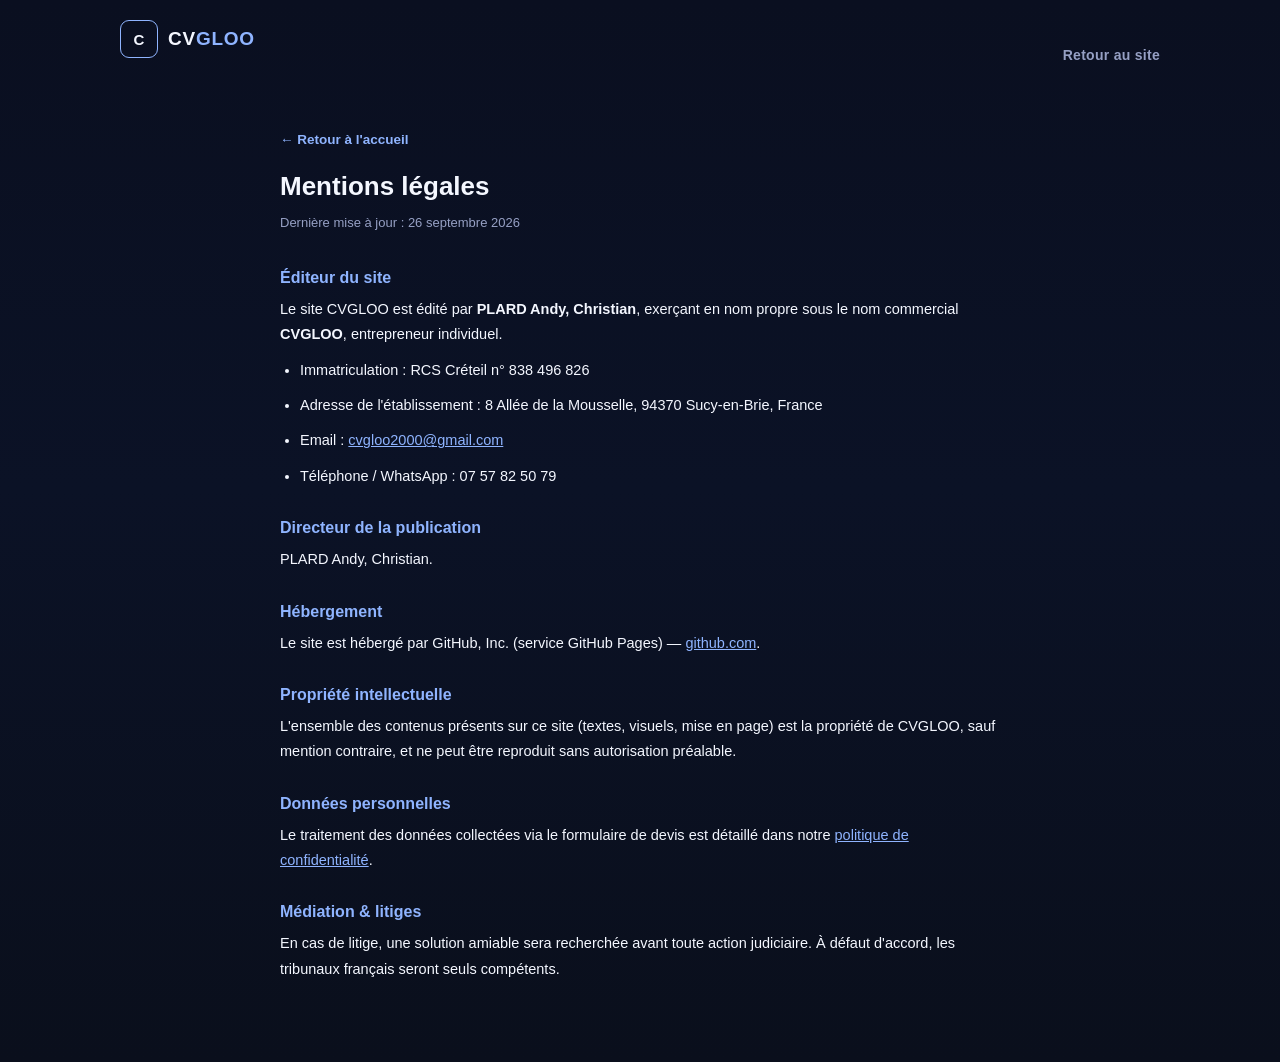
<file: mentions-legales.html>
<!doctype html>
<html lang="fr">
<head>
<meta charset="utf-8">
<meta name="viewport" content="width=device-width, initial-scale=1">
<title>Mentions légales — CVGLOO</title>
<meta name="robots" content="index,follow">
<link rel="icon" href="data:image/svg+xml,%3Csvg xmlns='http://www.w3.org/2000/svg' viewBox='0 0 64 64'%3E%3Crect width='64' height='64' rx='14' fill='%23101B3E'/%3E%3Ctext x='32' y='44' font-family='Segoe UI, sans-serif' font-weight='900' font-size='34' fill='%238FB4FF' text-anchor='middle'%3EC%3C/text%3E%3C/svg%3E">
<link rel="stylesheet" href="assets/style.css">
</head>
<body>
<header class="topbar">
  <a href="index.html" class="brand" style="text-decoration:none;color:inherit">
    <div class="mark">C</div>
    <div class="brand-name">CV<b>GLOO</b></div>
  </a>
  <nav><a href="index.html">Retour au site</a></nav>
</header>

<div class="legal-wrap">
  <a class="back-link" href="index.html">&larr; Retour à l'accueil</a>
  <h1>Mentions légales</h1>
  <p class="updated">Dernière mise à jour : 26 septembre 2026</p>

  <h2>Éditeur du site</h2>
  <p>Le site CVGLOO est édité par <strong>PLARD Andy, Christian</strong>, exerçant en nom propre sous le nom commercial <strong>CVGLOO</strong>, entrepreneur individuel.</p>
  <ul>
    <li>Immatriculation : RCS Créteil n° 838 496 826</li>
    <li>Adresse de l'établissement : 8 Allée de la Mousselle, 94370 Sucy-en-Brie, France</li>
    <li>Email : <a href="mailto:cvgloo2000@gmail.com">cvgloo2000@gmail.com</a></li>
    <li>Téléphone / WhatsApp : 07 57 82 50 79</li>
  </ul>

  <h2>Directeur de la publication</h2>
  <p>PLARD Andy, Christian.</p>

  <h2>Hébergement</h2>
  <p>Le site est hébergé par GitHub, Inc. (service GitHub Pages) — <a href="https://github.com" target="_blank" rel="noopener">github.com</a>.</p>

  <h2>Propriété intellectuelle</h2>
  <p>L'ensemble des contenus présents sur ce site (textes, visuels, mise en page) est la propriété de CVGLOO, sauf mention contraire, et ne peut être reproduit sans autorisation préalable.</p>

  <h2>Données personnelles</h2>
  <p>Le traitement des données collectées via le formulaire de devis est détaillé dans notre <a href="confidentialite.html">politique de confidentialité</a>.</p>

  <h2>Médiation &amp; litiges</h2>
  <p>En cas de litige, une solution amiable sera recherchée avant toute action judiciaire. À défaut d'accord, les tribunaux français seront seuls compétents.</p>
</div>
</body>
</html>
</file>
<file: assets/style.css>
:root{
  --noir:#090D18;--navy:#101B3E;--bleu:#3E7BFA;--bleu-clair:#8FB4FF;
  --blanc:#F4F7FF;--gris:#96A0C4;--ligne:rgba(143,180,255,.22);
  --succes:#57D18C;
}
*{box-sizing:border-box;margin:0;padding:0}
html,body{background:linear-gradient(180deg,#0A0F20 0%,#0B1226 46%,#0A0F1C 100%);color:var(--blanc);font-family:'Segoe UI','Helvetica',sans-serif}
body{min-height:100vh}
a{color:var(--bleu-clair)}
img{max-width:100%;display:block}

/* ---------- Top navigation ---------- */
.topbar{display:flex;align-items:center;justify-content:space-between;max-width:1080px;margin:0 auto;padding:20px 20px}
.topbar .brand{display:flex;align-items:center;gap:10px}
.topbar .mark{width:38px;height:38px;border:1.2px solid var(--bleu-clair);border-radius:9px;display:flex;align-items:center;justify-content:center;font-weight:900;font-size:15px}
.topbar .brand-name{font-weight:700;font-size:19px;letter-spacing:.04em}
.topbar .brand-name b{color:var(--bleu-clair)}
.topbar nav{display:flex;gap:22px}
.topbar nav a{color:var(--gris);text-decoration:none;font-size:14px;font-weight:600;letter-spacing:.02em}
.topbar nav a:hover{color:var(--blanc)}
.topbar .nav-cta{border:1px solid var(--ligne);border-radius:8px;padding:9px 16px;color:var(--blanc) !important}
.topbar .nav-cta:hover{border-color:var(--bleu-clair);background:rgba(62,123,250,.1)}

/* ---------- Hero ---------- */
.hero{max-width:1080px;margin:0 auto;padding:36px 20px 8px;text-align:left}
.hero .kicker{display:inline-block;font-size:12.5px;letter-spacing:.2em;text-transform:uppercase;color:var(--bleu-clair);border:1px solid var(--ligne);border-radius:999px;padding:6px 14px;margin-bottom:18px}
.hero h1{font-size:clamp(28px,4.4vw,46px);font-weight:900;line-height:1.15;max-width:820px}
.hero h1 em{font-style:normal;color:var(--bleu-clair)}
.hero p.lead{color:var(--gris);font-size:17px;max-width:620px;margin-top:16px;line-height:1.6}
.hero .hero-actions{display:flex;gap:14px;margin-top:26px;flex-wrap:wrap}
.btn-link{display:inline-block;padding:13px 26px;border-radius:8px;font-weight:700;font-size:14px;letter-spacing:.03em;text-decoration:none;transition:all .2s}
.btn-link.primary{background:var(--bleu);color:var(--noir)}
.btn-link.primary:hover{background:var(--bleu-clair)}
.btn-link.secondary{border:1px solid var(--ligne);color:var(--blanc)}
.btn-link.secondary:hover{border-color:var(--bleu-clair);background:rgba(62,123,250,.08)}
.trust-row{display:flex;flex-wrap:wrap;gap:10px 26px;margin-top:30px;color:var(--gris);font-size:13.5px}
.trust-row span{display:flex;align-items:center;gap:8px}
.trust-row .dot{width:6px;height:6px;border-radius:50%;background:var(--succes);flex:none}

/* ---------- Services grid ---------- */
.section{max-width:1080px;margin:0 auto;padding:56px 20px}
.section-title{font-size:12.5px;letter-spacing:.22em;text-transform:uppercase;color:var(--bleu-clair);margin-bottom:14px}
.section h2{font-size:clamp(22px,3vw,30px);font-weight:900;margin-bottom:30px;max-width:640px}
.services-grid{display:grid;grid-template-columns:repeat(auto-fit,minmax(230px,1fr));gap:16px}
.service-card{background:rgba(16,27,62,.5);border:1px solid var(--ligne);border-radius:12px;padding:22px}
.service-card h3{font-size:16px;font-weight:700;margin-bottom:8px}
.service-card p{color:var(--gris);font-size:13.5px;line-height:1.55;margin-bottom:12px}
.service-card .price{font-size:13px;font-weight:700;color:var(--bleu-clair)}

/* ---------- Form container (devis) ---------- */
.form-wrap{max-width:700px;margin:0 auto;padding:0 20px 60px}
.container{background:rgba(16,27,62,.6);border:1px solid var(--ligne);border-radius:12px;padding:40px;backdrop-filter:blur(10px);position:relative}
.brand{display:flex;align-items:center;gap:12px;margin-bottom:32px}
.mark{width:46px;height:46px;border:1.2px solid var(--bleu-clair);border-radius:10px;display:flex;align-items:center;justify-content:center;font-weight:900;font-size:18px;color:var(--blanc)}
.brand-name{font-weight:700;font-size:24px;letter-spacing:.04em}
.brand-name b{color:var(--bleu-clair)}
h1{font-size:32px;font-weight:900;margin-bottom:28px;line-height:1.2}
h1 em{font-style:normal;color:var(--bleu-clair)}
.step-title{font-size:14px;letter-spacing:.22em;text-transform:uppercase;color:var(--bleu-clair);margin-bottom:20px}
.step{display:none}
.step.active{display:block}
.input-group{margin-bottom:24px}
label{display:block;font-weight:600;font-size:15px;margin-bottom:10px;color:var(--blanc)}
.options{display:grid;gap:12px}
.option{display:flex;align-items:center;gap:12px;padding:14px;border:1px solid var(--ligne);border-radius:8px;cursor:pointer;transition:all .2s}
.option:hover{border-color:var(--bleu-clair);background:rgba(62,123,250,.08)}
.option input[type="radio"],.option input[type="checkbox"]{cursor:pointer;accent-color:var(--bleu-clair);width:18px;height:18px}
.option label{margin:0;cursor:pointer;flex:1;font-weight:400;font-size:15px}
textarea,.text-input{width:100%;padding:14px;border:1px solid var(--ligne);border-radius:8px;background:rgba(255,255,255,.04);color:var(--blanc);font-family:inherit;font-size:14px}
textarea{min-height:140px;resize:vertical}
.text-input{height:48px}
textarea::placeholder,.text-input::placeholder{color:var(--gris)}
textarea:focus,.text-input:focus{outline:none;border-color:var(--bleu-clair);background:rgba(62,123,250,.08)}
.subfields{background:rgba(62,123,250,.06);border:1px solid var(--ligne);border-radius:10px;padding:20px;margin-top:20px;display:none}
.subfields.active{display:block}
.btn-group{display:flex;gap:12px;margin-top:32px;flex-wrap:wrap}
button{padding:12px 24px;border:none;border-radius:8px;font-weight:600;font-size:14px;cursor:pointer;transition:all .2s;letter-spacing:.05em}
.btn-primary{background:var(--bleu);color:var(--noir)}
.btn-primary:hover{background:var(--bleu-clair)}
.btn-primary:disabled{opacity:.45;cursor:not-allowed}
.btn-secondary{border:1px solid var(--ligne);background:transparent;color:var(--blanc)}
.btn-secondary:hover{border-color:var(--bleu-clair);background:rgba(62,123,250,.08)}
.attach-box{background:rgba(62,123,250,.08);border:1px solid var(--ligne);border-radius:10px;padding:20px;margin-bottom:24px}
.attach-box p{color:var(--blanc);font-weight:600;font-size:15px;margin-bottom:16px}
.attach-links{display:flex;flex-direction:column;gap:10px}
.attach-link{display:flex;align-items:center;gap:12px;padding:12px 14px;border:1px solid var(--ligne);border-radius:8px;text-decoration:none;color:var(--blanc);font-size:14px;font-weight:600;transition:all .2s;cursor:pointer}
.attach-link:hover{border-color:var(--bleu-clair);background:rgba(62,123,250,.12)}
.attach-link .ic{width:32px;height:32px;border-radius:50%;background:var(--bleu);display:flex;align-items:center;justify-content:center;flex:none}
.attach-link .ic svg{width:16px;height:16px;fill:var(--noir)}
.recap-item{margin-bottom:20px}
.recap-label{font-size:12.5px;letter-spacing:.16em;text-transform:uppercase;color:var(--bleu-clair);font-weight:700;margin-bottom:6px}
.recap-value{font-size:15px;color:var(--blanc);line-height:1.6;white-space:pre-wrap}
.send-panel{display:none;margin-top:28px;padding-top:28px;border-top:1px solid var(--ligne)}
.send-panel.active{display:block}
.send-panel p{color:var(--gris);font-size:14px;margin-bottom:16px}
.consent{display:flex;align-items:flex-start;gap:10px;margin-top:24px;font-size:13px;color:var(--gris);line-height:1.5}
.consent input{margin-top:3px;accent-color:var(--bleu-clair);width:16px;height:16px;flex:none}

.splash{position:fixed;inset:0;background:linear-gradient(180deg,#0A0F20 0%,#0B1226 46%,#0A0F1C 100%);display:flex;flex-direction:column;align-items:center;justify-content:center;z-index:999;opacity:1;transition:opacity .6s ease-out .8s}
.splash.hidden{opacity:0;pointer-events:none}
.splash-logo{width:80px;height:80px;border:2px solid var(--bleu-clair);border-radius:14px;display:flex;align-items:center;justify-content:center;font-weight:900;font-size:36px;color:var(--blanc);margin-bottom:28px;animation:logoScale .8s cubic-bezier(.34,1.56,.64,1) forwards}
@keyframes logoScale{from{transform:scale(0);opacity:0}to{transform:scale(1);opacity:1}}
.splash-title{font-size:32px;font-weight:900;text-align:center;line-height:1.3;margin-bottom:12px;animation:titleFade .8s ease-out .2s forwards;opacity:0}
.splash-title em{color:var(--bleu-clair);font-style:normal}
.splash-subtitle{font-size:15px;color:var(--gris);text-align:center;animation:subtitleFade .8s ease-out .4s forwards;opacity:0}
@keyframes titleFade{to{opacity:1}}
@keyframes subtitleFade{to{opacity:1}}
.splash-dots{margin-top:32px;display:flex;gap:6px;animation:dotsAppear .8s ease-out .6s forwards;opacity:0}
.dot{width:8px;height:8px;border-radius:50%;background:var(--bleu-clair);animation:dotPulse 1.2s ease-in-out infinite}
.dot:nth-child(2){animation-delay:.2s}
.dot:nth-child(3){animation-delay:.4s}
@keyframes dotPulse{0%,100%{opacity:.3;transform:scale(1)}50%{opacity:1;transform:scale(1.2)}}
@keyframes dotsAppear{to{opacity:1}}

/* ---------- Footer ---------- */
footer.site-footer{border-top:1px solid var(--ligne);margin-top:40px}
.footer-inner{max-width:1080px;margin:0 auto;padding:34px 20px;display:flex;flex-wrap:wrap;gap:20px;justify-content:space-between;color:var(--gris);font-size:13px;line-height:1.7}
.footer-inner .legal-id{max-width:520px}
.footer-links{display:flex;gap:18px;flex-wrap:wrap}
.footer-links a{color:var(--gris);text-decoration:none}
.footer-links a:hover{color:var(--bleu-clair)}

/* ---------- Legal pages ---------- */
.legal-wrap{max-width:760px;margin:0 auto;padding:20px 20px 70px}
.legal-wrap h1{font-size:26px;font-weight:900;margin-bottom:10px}
.legal-wrap .updated{color:var(--gris);font-size:13px;margin-bottom:34px}
.legal-wrap h2{font-size:16px;font-weight:800;margin:30px 0 10px;color:var(--bleu-clair)}
.legal-wrap p,.legal-wrap li{color:var(--blanc);font-size:14.5px;line-height:1.75;margin-bottom:10px}
.legal-wrap ul{padding-left:20px}
.back-link{display:inline-block;margin-bottom:24px;color:var(--bleu-clair);text-decoration:none;font-size:13.5px;font-weight:600}

@media(max-width:640px){
  .topbar nav{display:none}
}
</file>
